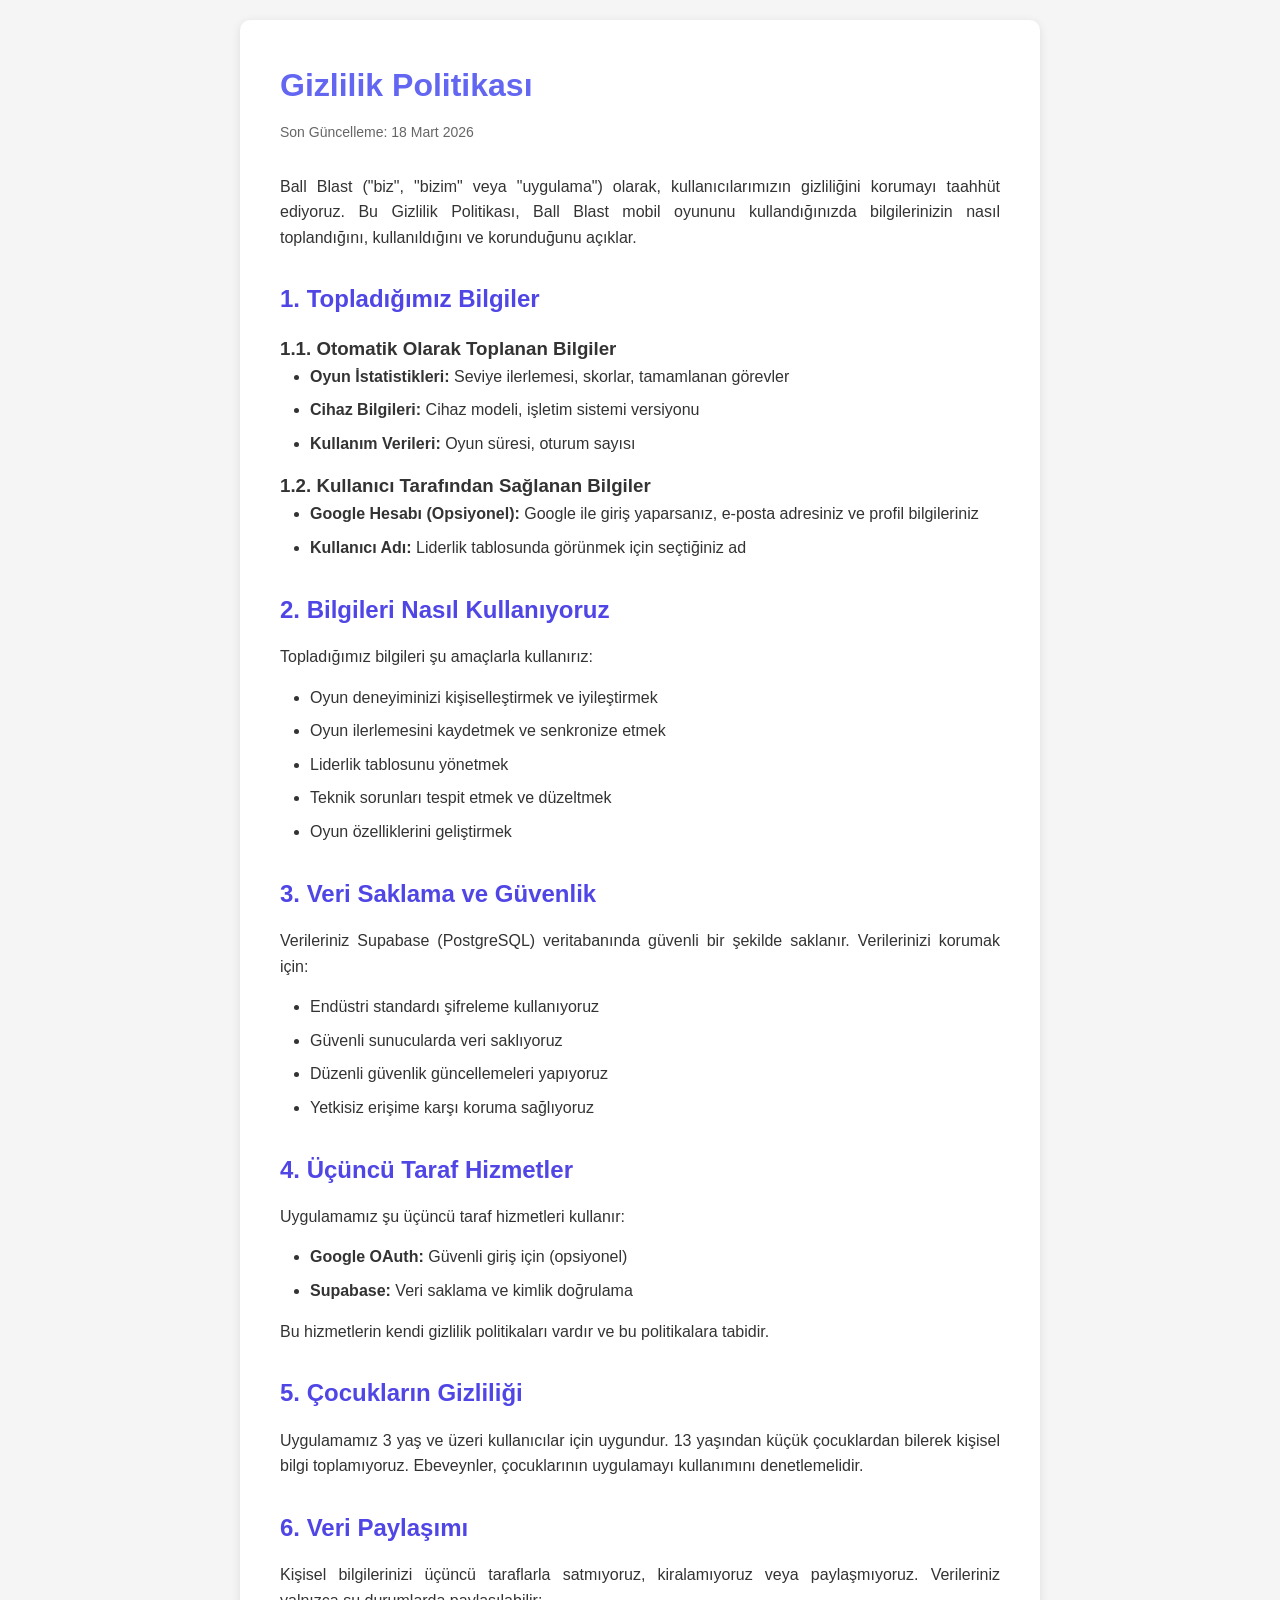
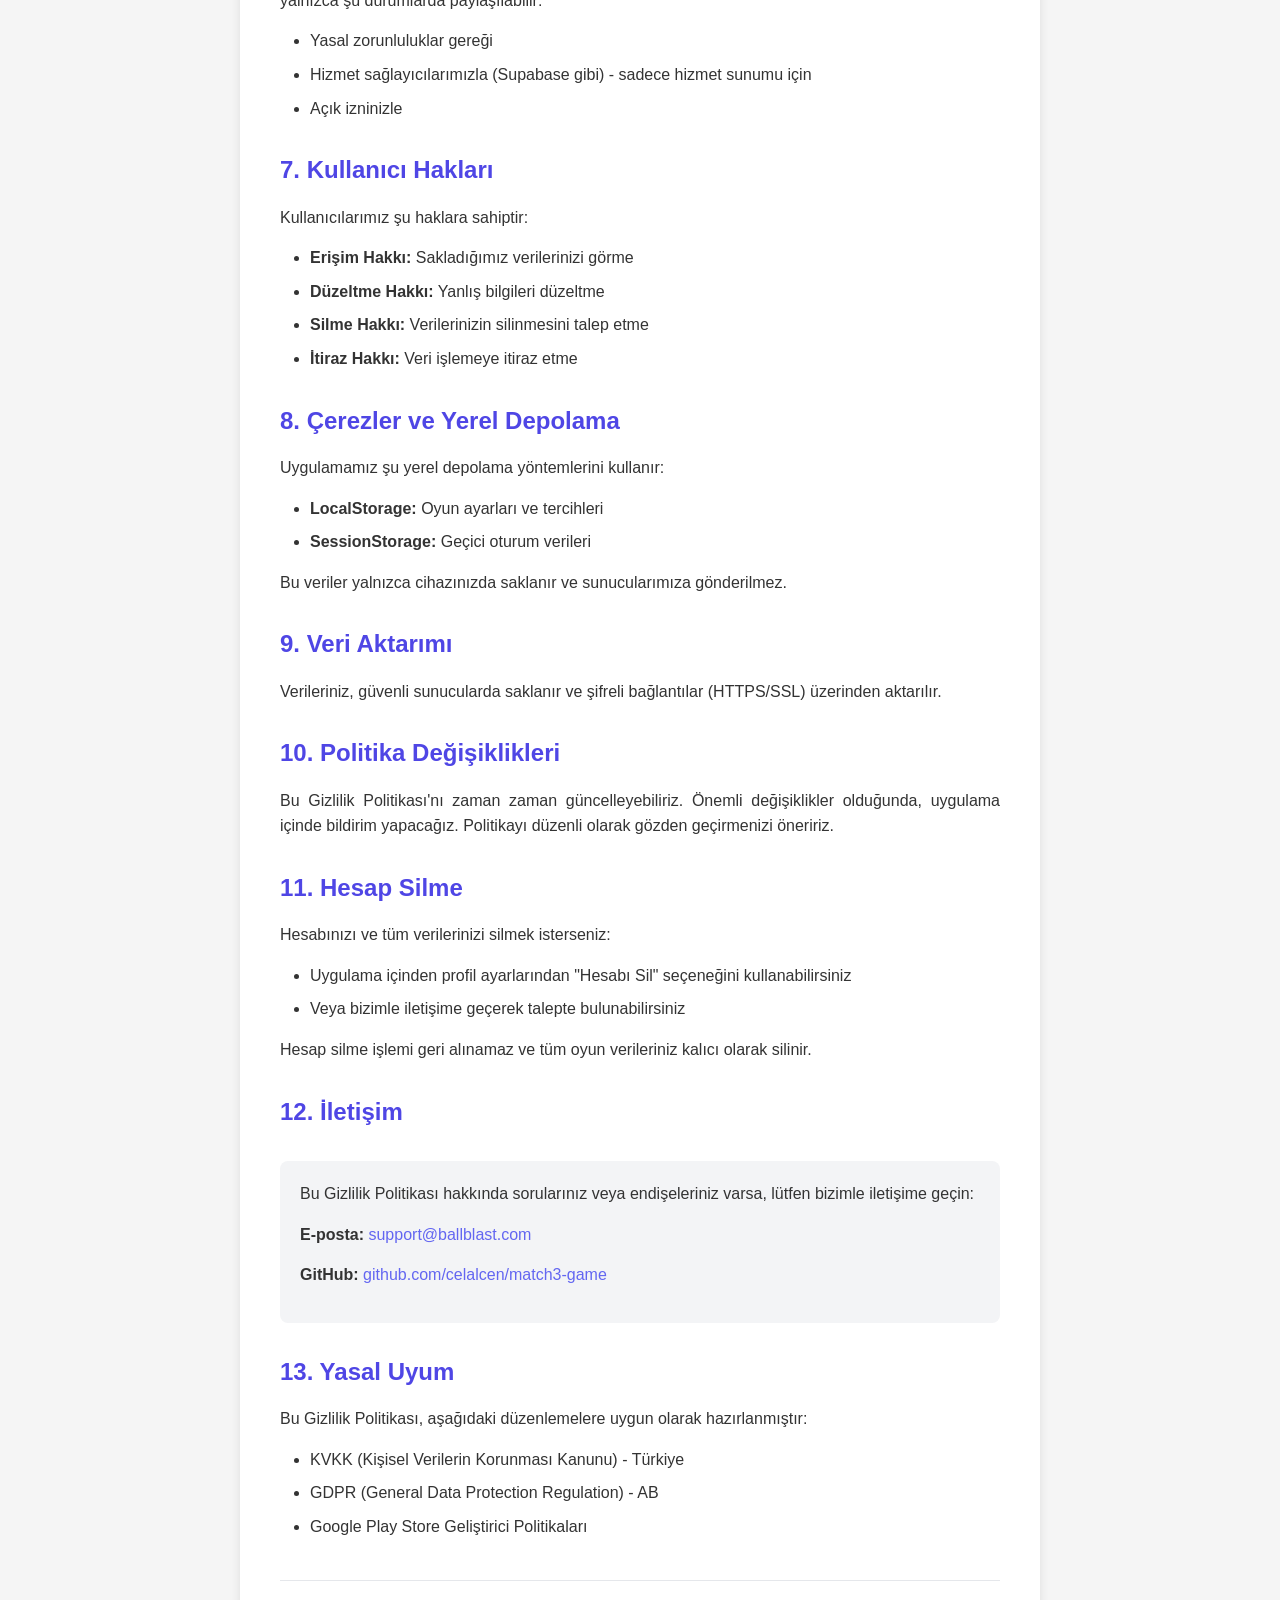
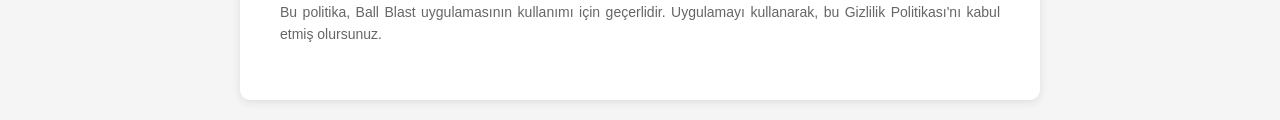
<file: privacy-policy.html>
<!DOCTYPE html>
<html lang="tr">
<head>
    <meta charset="UTF-8">
    <meta name="viewport" content="width=device-width, initial-scale=1.0">
    <title>Gizlilik Politikası - Ball Blast</title>
    <style>
        * {
            margin: 0;
            padding: 0;
            box-sizing: border-box;
        }
        body {
            font-family: -apple-system, BlinkMacSystemFont, 'Segoe UI', Arial, sans-serif;
            line-height: 1.6;
            color: #333;
            background: #f5f5f5;
            padding: 20px;
        }
        .container {
            max-width: 800px;
            margin: 0 auto;
            background: white;
            padding: 40px;
            border-radius: 10px;
            box-shadow: 0 2px 10px rgba(0,0,0,0.1);
        }
        h1 {
            color: #6366F1;
            margin-bottom: 10px;
            font-size: 32px;
        }
        h2 {
            color: #4F46E5;
            margin-top: 30px;
            margin-bottom: 15px;
            font-size: 24px;
        }
        p {
            margin-bottom: 15px;
            text-align: justify;
        }
        ul {
            margin-left: 30px;
            margin-bottom: 15px;
        }
        li {
            margin-bottom: 8px;
        }
        .date {
            color: #666;
            font-size: 14px;
            margin-bottom: 30px;
        }
        .contact {
            background: #F3F4F6;
            padding: 20px;
            border-radius: 8px;
            margin-top: 30px;
        }
        a {
            color: #6366F1;
            text-decoration: none;
        }
        a:hover {
            text-decoration: underline;
        }
    </style>
</head>
<body>
    <div class="container">
        <h1>Gizlilik Politikası</h1>
        <p class="date">Son Güncelleme: 18 Mart 2026</p>

        <p>Ball Blast ("biz", "bizim" veya "uygulama") olarak, kullanıcılarımızın gizliliğini korumayı taahhüt ediyoruz. Bu Gizlilik Politikası, Ball Blast mobil oyununu kullandığınızda bilgilerinizin nasıl toplandığını, kullanıldığını ve korunduğunu açıklar.</p>

        <h2>1. Topladığımız Bilgiler</h2>
        
        <h3>1.1. Otomatik Olarak Toplanan Bilgiler</h3>
        <ul>
            <li><strong>Oyun İstatistikleri:</strong> Seviye ilerlemesi, skorlar, tamamlanan görevler</li>
            <li><strong>Cihaz Bilgileri:</strong> Cihaz modeli, işletim sistemi versiyonu</li>
            <li><strong>Kullanım Verileri:</strong> Oyun süresi, oturum sayısı</li>
        </ul>

        <h3>1.2. Kullanıcı Tarafından Sağlanan Bilgiler</h3>
        <ul>
            <li><strong>Google Hesabı (Opsiyonel):</strong> Google ile giriş yaparsanız, e-posta adresiniz ve profil bilgileriniz</li>
            <li><strong>Kullanıcı Adı:</strong> Liderlik tablosunda görünmek için seçtiğiniz ad</li>
        </ul>

        <h2>2. Bilgileri Nasıl Kullanıyoruz</h2>
        <p>Topladığımız bilgileri şu amaçlarla kullanırız:</p>
        <ul>
            <li>Oyun deneyiminizi kişiselleştirmek ve iyileştirmek</li>
            <li>Oyun ilerlemesini kaydetmek ve senkronize etmek</li>
            <li>Liderlik tablosunu yönetmek</li>
            <li>Teknik sorunları tespit etmek ve düzeltmek</li>
            <li>Oyun özelliklerini geliştirmek</li>
        </ul>

        <h2>3. Veri Saklama ve Güvenlik</h2>
        <p>Verileriniz Supabase (PostgreSQL) veritabanında güvenli bir şekilde saklanır. Verilerinizi korumak için:</p>
        <ul>
            <li>Endüstri standardı şifreleme kullanıyoruz</li>
            <li>Güvenli sunucularda veri saklıyoruz</li>
            <li>Düzenli güvenlik güncellemeleri yapıyoruz</li>
            <li>Yetkisiz erişime karşı koruma sağlıyoruz</li>
        </ul>

        <h2>4. Üçüncü Taraf Hizmetler</h2>
        <p>Uygulamamız şu üçüncü taraf hizmetleri kullanır:</p>
        <ul>
            <li><strong>Google OAuth:</strong> Güvenli giriş için (opsiyonel)</li>
            <li><strong>Supabase:</strong> Veri saklama ve kimlik doğrulama</li>
        </ul>
        <p>Bu hizmetlerin kendi gizlilik politikaları vardır ve bu politikalara tabidir.</p>

        <h2>5. Çocukların Gizliliği</h2>
        <p>Uygulamamız 3 yaş ve üzeri kullanıcılar için uygundur. 13 yaşından küçük çocuklardan bilerek kişisel bilgi toplamıyoruz. Ebeveynler, çocuklarının uygulamayı kullanımını denetlemelidir.</p>

        <h2>6. Veri Paylaşımı</h2>
        <p>Kişisel bilgilerinizi üçüncü taraflarla satmıyoruz, kiralamıyoruz veya paylaşmıyoruz. Verileriniz yalnızca şu durumlarda paylaşılabilir:</p>
        <ul>
            <li>Yasal zorunluluklar gereği</li>
            <li>Hizmet sağlayıcılarımızla (Supabase gibi) - sadece hizmet sunumu için</li>
            <li>Açık izninizle</li>
        </ul>

        <h2>7. Kullanıcı Hakları</h2>
        <p>Kullanıcılarımız şu haklara sahiptir:</p>
        <ul>
            <li><strong>Erişim Hakkı:</strong> Sakladığımız verilerinizi görme</li>
            <li><strong>Düzeltme Hakkı:</strong> Yanlış bilgileri düzeltme</li>
            <li><strong>Silme Hakkı:</strong> Verilerinizin silinmesini talep etme</li>
            <li><strong>İtiraz Hakkı:</strong> Veri işlemeye itiraz etme</li>
        </ul>

        <h2>8. Çerezler ve Yerel Depolama</h2>
        <p>Uygulamamız şu yerel depolama yöntemlerini kullanır:</p>
        <ul>
            <li><strong>LocalStorage:</strong> Oyun ayarları ve tercihleri</li>
            <li><strong>SessionStorage:</strong> Geçici oturum verileri</li>
        </ul>
        <p>Bu veriler yalnızca cihazınızda saklanır ve sunucularımıza gönderilmez.</p>

        <h2>9. Veri Aktarımı</h2>
        <p>Verileriniz, güvenli sunucularda saklanır ve şifreli bağlantılar (HTTPS/SSL) üzerinden aktarılır.</p>

        <h2>10. Politika Değişiklikleri</h2>
        <p>Bu Gizlilik Politikası'nı zaman zaman güncelleyebiliriz. Önemli değişiklikler olduğunda, uygulama içinde bildirim yapacağız. Politikayı düzenli olarak gözden geçirmenizi öneririz.</p>

        <h2>11. Hesap Silme</h2>
        <p>Hesabınızı ve tüm verilerinizi silmek isterseniz:</p>
        <ul>
            <li>Uygulama içinden profil ayarlarından "Hesabı Sil" seçeneğini kullanabilirsiniz</li>
            <li>Veya bizimle iletişime geçerek talepte bulunabilirsiniz</li>
        </ul>
        <p>Hesap silme işlemi geri alınamaz ve tüm oyun verileriniz kalıcı olarak silinir.</p>

        <h2>12. İletişim</h2>
        <div class="contact">
            <p>Bu Gizlilik Politikası hakkında sorularınız veya endişeleriniz varsa, lütfen bizimle iletişime geçin:</p>
            <p><strong>E-posta:</strong> <a href="mailto:support@ballblast.com">support@ballblast.com</a></p>
            <p><strong>GitHub:</strong> <a href="https://github.com/celalcen/match3-game" target="_blank">github.com/celalcen/match3-game</a></p>
        </div>

        <h2>13. Yasal Uyum</h2>
        <p>Bu Gizlilik Politikası, aşağıdaki düzenlemelere uygun olarak hazırlanmıştır:</p>
        <ul>
            <li>KVKK (Kişisel Verilerin Korunması Kanunu) - Türkiye</li>
            <li>GDPR (General Data Protection Regulation) - AB</li>
            <li>Google Play Store Geliştirici Politikaları</li>
        </ul>

        <p style="margin-top: 40px; padding-top: 20px; border-top: 1px solid #E5E7EB; color: #666; font-size: 14px;">
            Bu politika, Ball Blast uygulamasının kullanımı için geçerlidir. Uygulamayı kullanarak, bu Gizlilik Politikası'nı kabul etmiş olursunuz.
        </p>
    </div>
</body>
</html>
</file>
